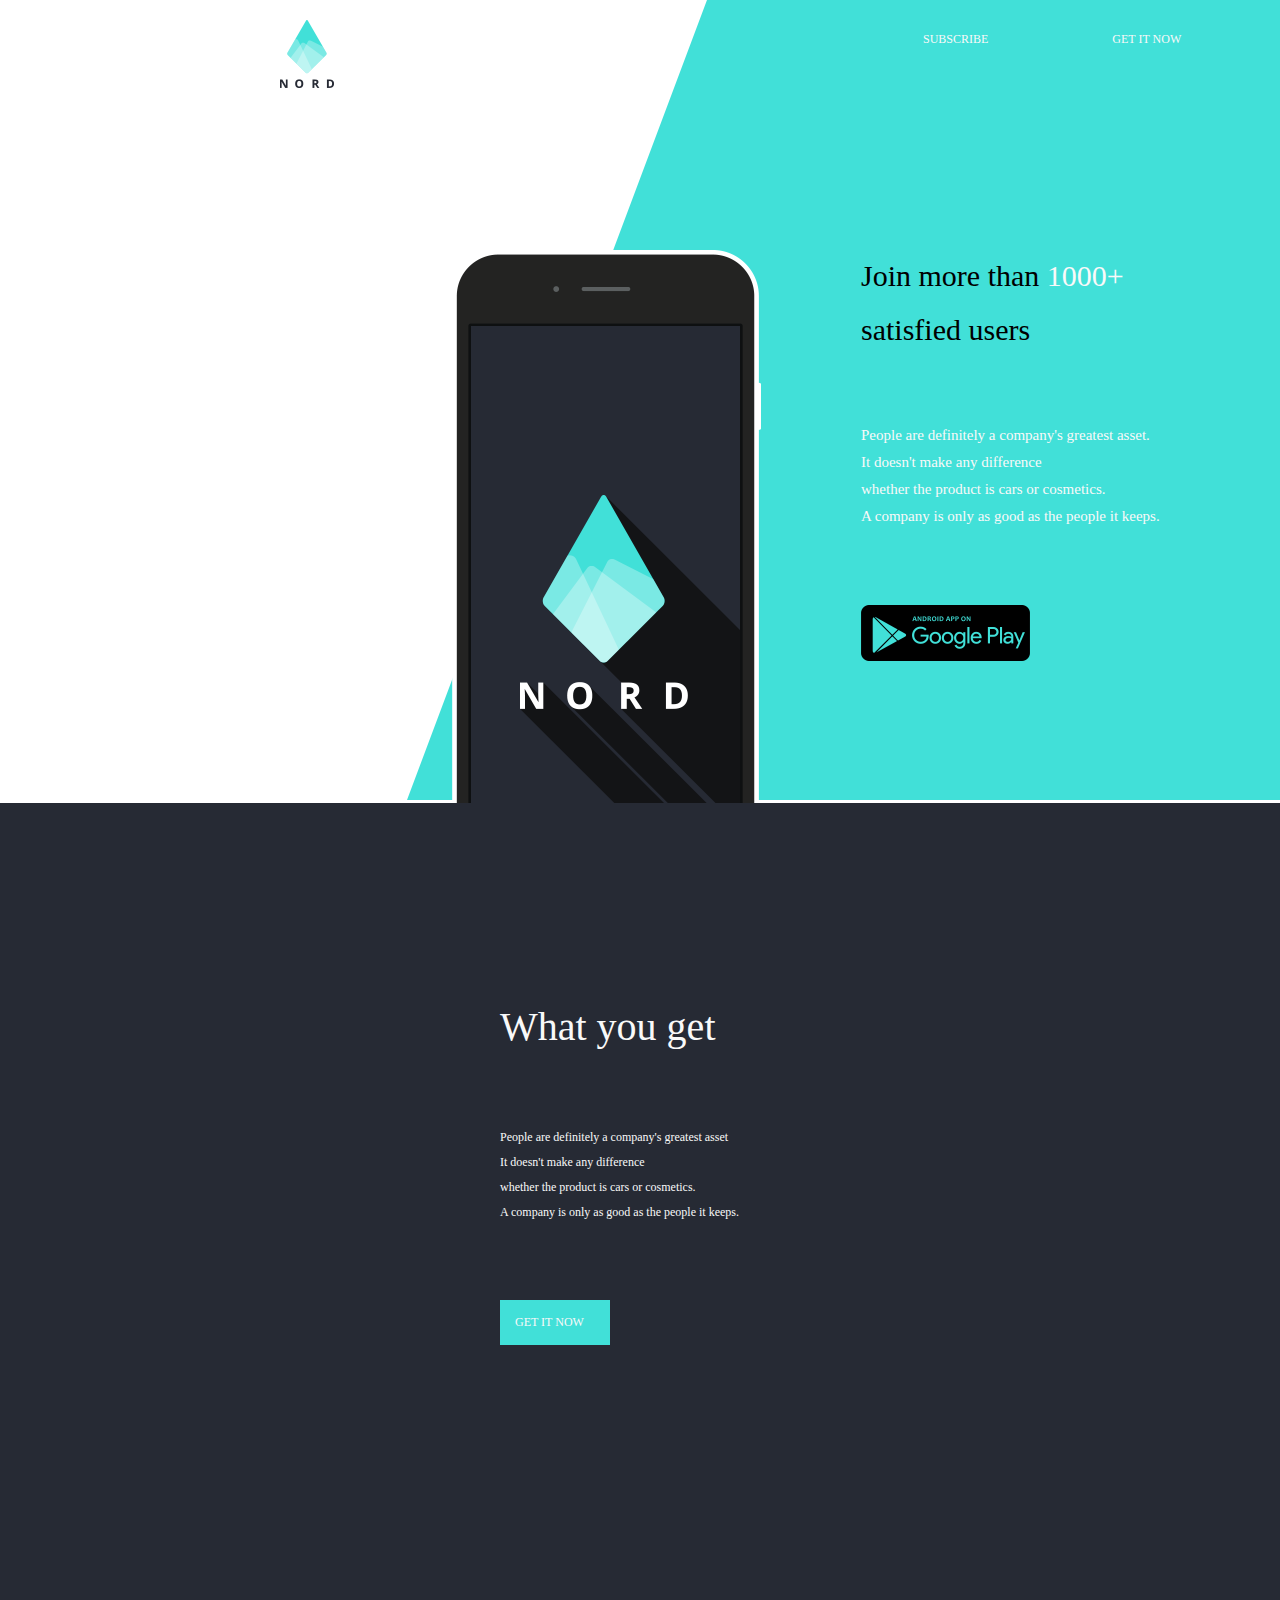
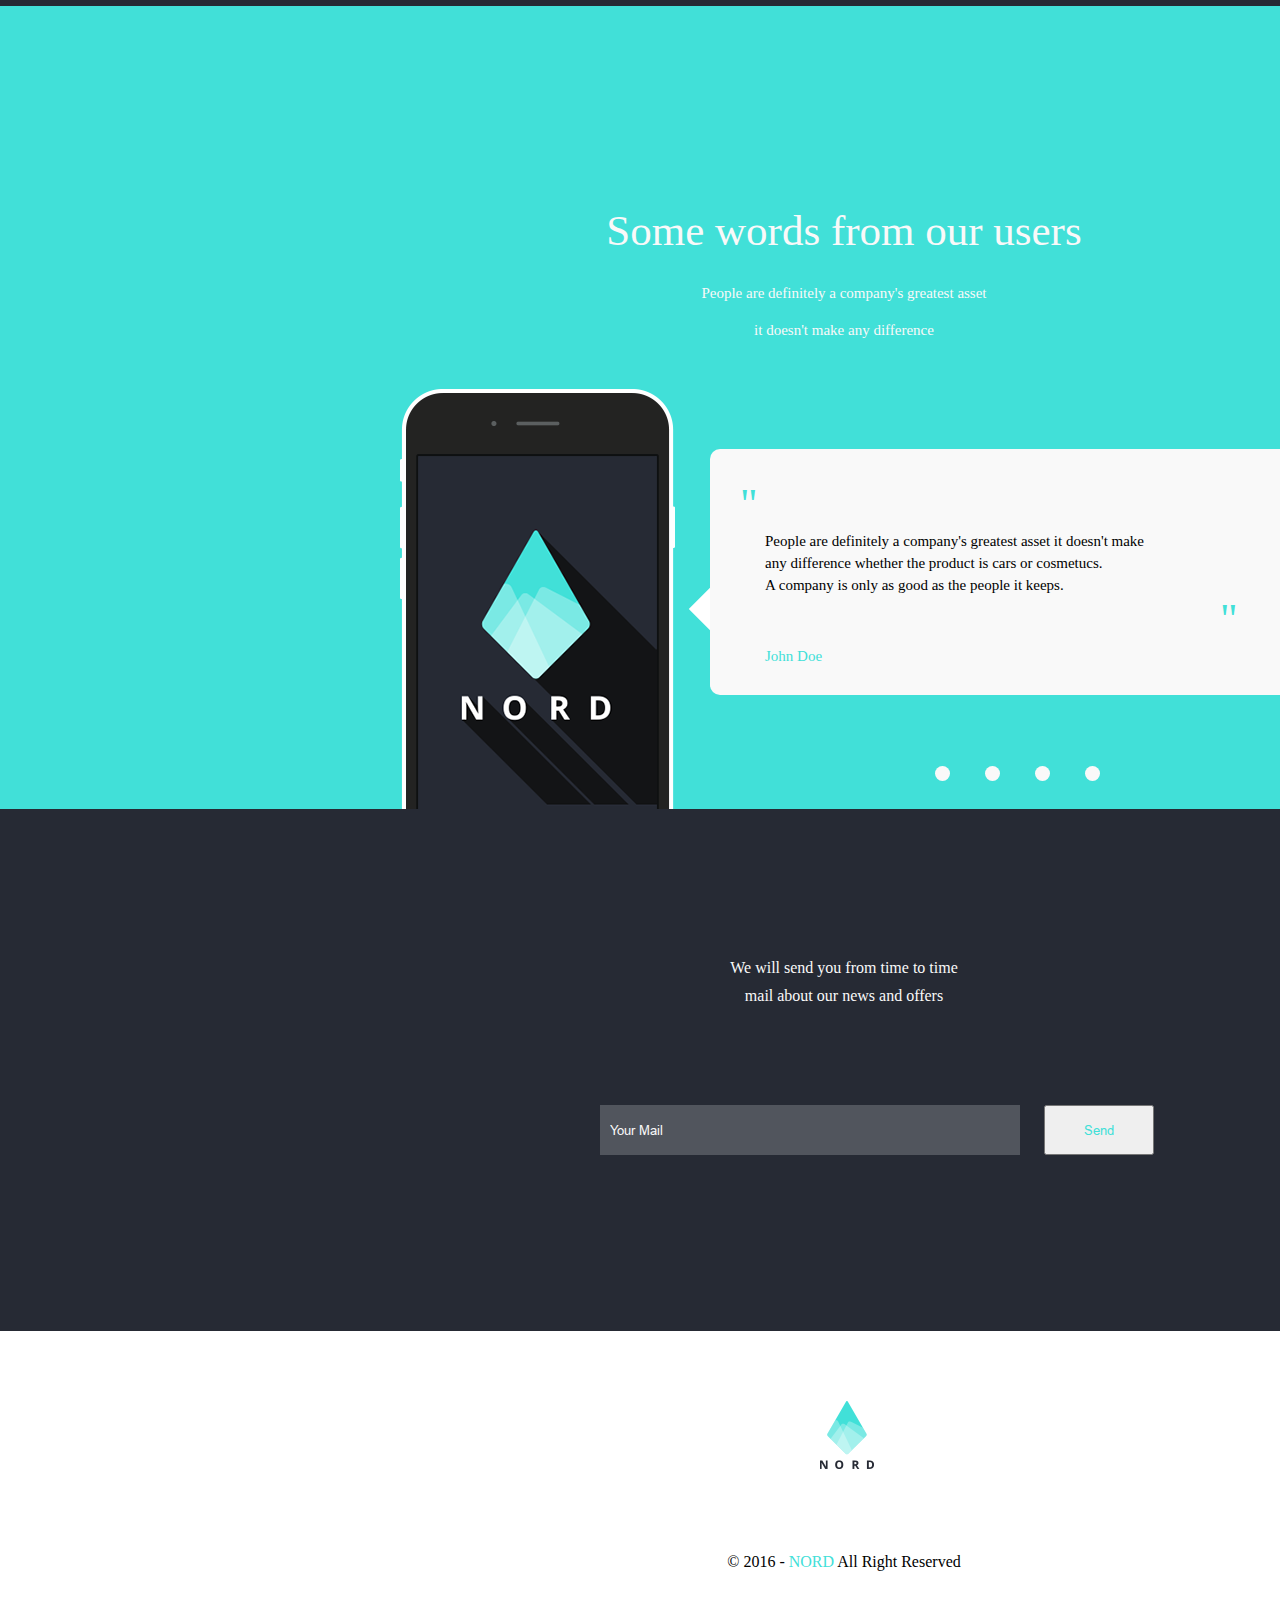
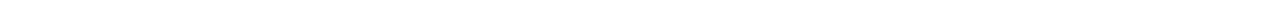
<file: skyB/index.html>
<!DOCTYPE html>
<html>
	<head>
		<meta charset="utf-8" />
		<title></title>
		<link rel="stylesheet" type="text/css" href="css/三翼B.css"/>
	</head>
	<body>
		<div id="page1">
			<img src="img/Logo.png" id="logo" />
			<img src="img/Phone.png" id="Phone">
			<div id="page1right">
				<div id="page1Title">
					<div>SUBSCRIBE</div>
					<div>GET IT NOW</div>
				</div>
				<div id="page1Content">
					<p>Join more than </p>
					<p>satisfied users</p>
					<p>People are definitely a company's greatest asset.</p>
					<p >It doesn't make any difference</p>
					<p>whether the product is cars or cosmetics.</p>
					<p>A company is only as good as the people it keeps.</p>
					<input type="button" />
				</div>
			</div>
		</div>
		<div id="page2">
			<div id="page2Content">
				<p>What you get</p>
				<p>People are definitely a company's greatest asset</p>
				<p>It doesn't make any difference </p>
				<p>whether the product is cars or cosmetics.</p>
				<p>A company is only as good as the people it keeps.</p>
				<div>GET IT NOW</div>
			</div>
		</div>
		<div id="page3">
			<div id="page3Content">
				<p>Some words from our users</p>
				<p>People are definitely a company's greatest asset</p>
				<p>it doesn't make any difference </p>
			</div>
			<img src="img/littlePhone.png" />
			<div id="duihua"></div>
			<div id="dialog">
				<span id="topqm">"</span>
				<p>People are definitely a company's greatest asset it doesn't make</p>
				<p>any difference whether the product is cars or cosmetucs.</p>
				<p>A company is only as good as the people it keeps.</p>
				<span id="bottomqm">"</span>
				<p id="name">John Doe</p>
			</div>
			<div id="dotbox">
				<a class="dot"><span ></span></a>
				<a class="dot"><span ></span></a>
				<a class="dot"><span ></span></a>
				<a class="dot"><span ></span></a>
			</div>
		</div>
		<div id="page4">
			<div id="page4Top">
				<p>We will send you from time to time</p>
				<p>mail about our news and offers</p>
				<input id="search" placeholder="Your Mail" type="email"/>
				 <button type="button">Send</button>
			</div>
			<img src="img/Logo.png" >
			<p id="company">© 2016 - <span> NORD </span> All Right Reserved</p>
		</div>
	</body>
</html>
</file>
<file: skyB/css/三翼B.css>
@font-face {
	font-family: arial;
	src: url('../font/Arial.ttf');
}

* {
	margin: 0;
	padding: 0;
	font: arial;
}

#page1 {
	width: 1688px;
	height: 803px;
	overflow: hidden;
}

#logo {
	position: absolute;
	z-index: 6;
	margin-left: 280px;
	display: inline;
	margin-top: 20px;
}

#Phone {
	position: relative;
	float: left;
	z-index: 3;
	margin-top: 250px;
	margin-left: 450px;
}

#page1right {
	width: 1000px;
	border-left: 300px solid transparent;
	border-bottom: 800px solid #41e0d8;
	position: relative;
	margin-left: 407px;
	z-index: 1;
}

#page1Title {
	width: 90%;
	color: #f9f9f9;
	position: relative;
	float: left;
	font-size: 12px;
	margin-top: 20px;
}

#page1Title div:nth-child(1) {
	position: relative;
	float: left;
	margin-left: 150px;
	padding: 12px;
}

@keyframes page1Title {
	from {
		background: #41e0d8;
	}

	to {
		background: #262a34;
	}
}

#page1Title div:nth-child(1):hover {
	background: #262a34;
	animation: page1Title 0.5s;
}

#page1Title div:nth-child(2) {
	position: relative;
	float: left;
	margin-left: 100px;
	padding: 12px;
}

#page1Title div:nth-child(2):hover {
	background: #262a34;
	animation: page1Title 0.5s;
}

#page1Content {
	position: relative;
	float: left;
	margin-top: 200px;
	margin-left: 100px;
}

#page1Content p:nth-child(1) {
	font-size: 30px;
}

#page1Content p:nth-child(1)::after {
	content: "1000+";
	color: #F9F9F9;
}

#page1Content p:nth-child(2) {
	font-size: 30px;
	margin-top: 20px;
}

#page1Content p:nth-child(3) {
	font-size: 15px;
	margin-top: 80px;
	color: #f9f9f9;
}

#page1Content p:nth-child(4) {
	font-size: 15px;
	margin-top: 10px;
	color: #f9f9f9;
}

#page1Content p:nth-child(5) {
	font-size: 15px;
	margin-top: 10px;
	color: #f9f9f9;
}

#page1Content p:nth-child(6) {
	font-size: 15px;
	margin-top: 10px;
	color: #f9f9f9;
}

#page1Content input {
	width: 169px;
	height: 56px;
	border-style: none;
	margin-top: 80px;
	background: url(../img/Play%20Button.png);
}

#page2 {
	width: 1688px;
	height: 803px;
	position: relative;
	background: #262a34;
}

#page2Content {
	position: relative;
	float: left;
	color: #F9F9F9;
	margin-top: 200px;
	margin-left: 500px;
}

#page2Content p:nth-child(1) {
	font-size: 40px;
}

#page2Content p:nth-child(2) {
	font-size: 12px;
	margin-top: 80px;
}

#page2Content p:nth-child(3) {
	font-size: 12px;
	margin-top: 10px;
}

#page2Content p:nth-child(4) {
	font-size: 12px;
	margin-top: 10px;
}

#page2Content p:nth-child(5) {
	font-size: 12px;
	margin-top: 10px;
}

#page2Content div {
	padding: 15px;
	font-size: 12px;
	width: 80px;
	margin-top: 80px;
	background: #41e0d8;
}

#page3 {
	width: 1688px;
	height: 803px;
	background-color: #41E0D8;
	overflow: hidden;
}

#page3Content {
	width: 100%;
	margin-top: 200px;
	position: relative;
	float: left;
}

#page3Content p {
	text-align: center;
	color: #F9F9F9;
}

#page3Content p:nth-child(1) {
	font-size: 43px;
}

#page3Content p:nth-child(2) {
	font-size: 15px;
	margin-top: 30px;
}

#page3Content p:nth-child(3) {
	font-size: 15px;
	margin-top: 20px;
}

#page3 img {
	margin-top: 50px;
	margin-left: 400px;
	position: relative;
	float: left;
}

#duihua {
	width: 30px;
	height: 30px;
	-webkit-transform: rotate(45deg);
	background-color: white;
	position: absolute;
	margin-left: 695px;
	margin-top: 588px;
}

#topqm {
	font-size: 43px;
	color: #41E0D8;
}

#bottomqm {
	font-size: 43px;
	color: #41E0D8;
	margin-left: 480px;
}

#dialog {
	margin-top: 110px;
	margin-left: 35px;
	padding: 30px;
	padding-right: 100px;
	background: #F9F9F9;
	font-size: 15px;
	float: left;
	position: relative;
	border-radius: 10px;
}

#dialog p {
	margin-top: 5px;
	margin-left: 25px;
}

#name {
	font-size: 15px;
	color: #41E0D8;
}
#dotbox{
	position: absolute;
	margin-top: 760px;
	margin-left: 900px;
	float: left;
}
.dot span{
	background-color: #F9F9F9;
	float: left;
	margin-left: 35px;
	width: 15px;
	height: 15px;
	border-radius: 50px;
}
.dot span:hover{
	width: 18px;
	margin-left: 32px;
}
#page4{
	width: 1688px;
	height: 803px;
	float: left;
	position: relative;
}
#page4Top{
	background: #262A34;
	height: 65%;
	width: 100%;
	float: left;
	position: relative;
}
#page4Top p{
	color: #F9F9F9;
	text-align: center;
}
#page4Top p:nth-child(1){
	margin-top:150px ;
}
#page4Top p:nth-child(2){
	margin-top:10px ;
}
#search{
	margin-left: 600px;
	margin-top: 100px;
	width: 400px;
	height: 30px;
	background: #51555d;
	border: none;
	color: #F9F9F9;
	padding: 10px;
}
#search::-webkit-input-placeholder {
	color: #F9F9F9;
}
#search:-ms-input-placeholder { // IE10+
	color: #999;
}
#search:-moz-placeholder { // Firefox4-18
	color: #999;
}
#search::-moz-placeholder { // Firefox19+
	color: #999;
}
#page4Top button{
	margin-left: 20px;
	width: 110px;
	height: 50px;
	color: #41E0D8;
}
#page4 img{
	margin-left: 820px;
	margin-top: 70px;
}
#company{
	font-size: 16px;
	text-align: center;
	margin-top: 80px;
}
#company span{
	color: #41E0D8;
}
</file>
